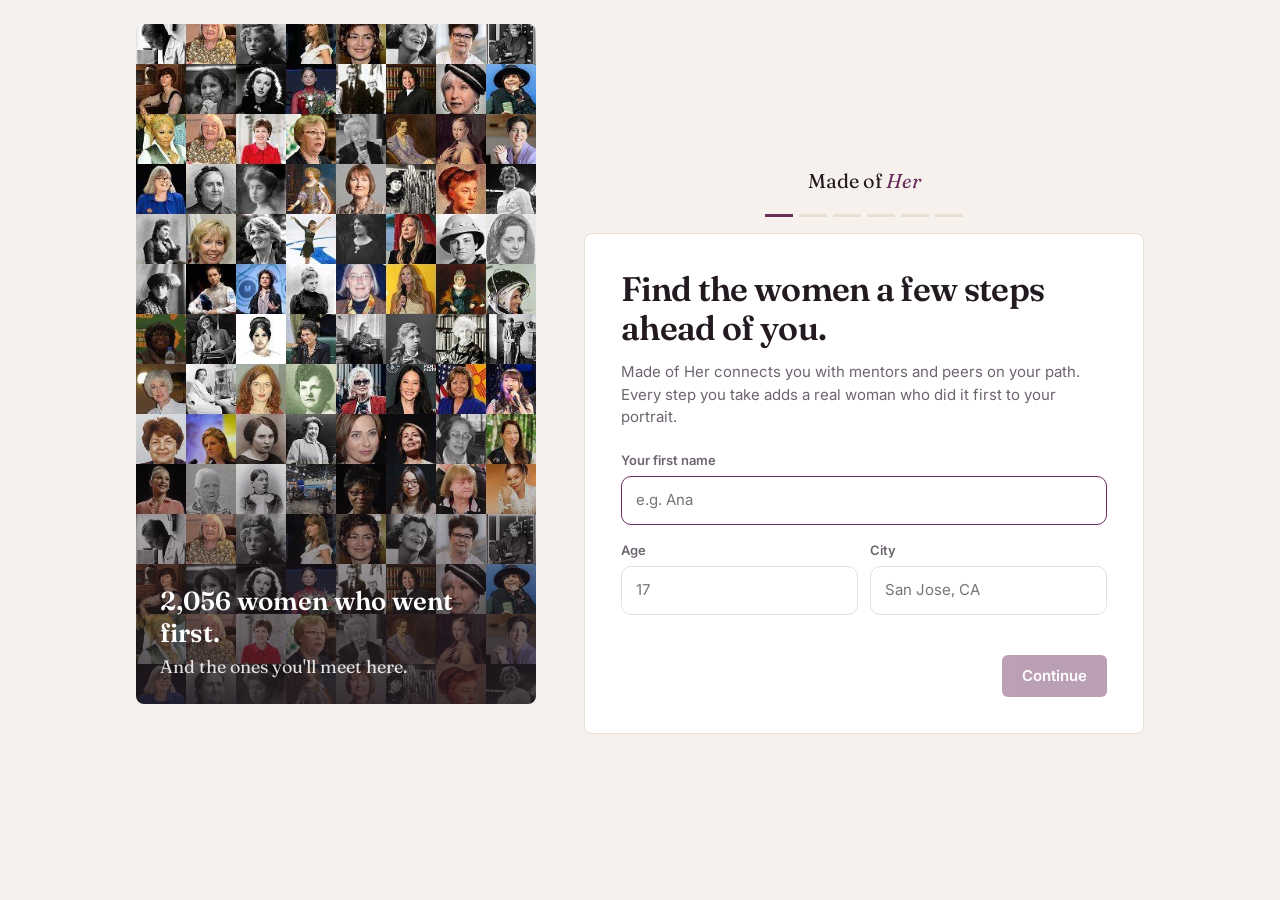
<file: index.html>
<!doctype html>
<html lang="en">
<head>
<meta charset="utf-8">
<meta name="viewport" content="width=device-width, initial-scale=1, viewport-fit=cover">
<title>Made of Her: a network of women who went first</title>
<meta name="theme-color" content="#F6F1EC">
<link rel="preconnect" href="https://fonts.googleapis.com">
<link rel="preconnect" href="https://fonts.gstatic.com" crossorigin>
<link href="https://fonts.googleapis.com/css2?family=Fraunces:opsz,wght@9..144,500;9..144,600;9..144,700&family=Inter:wght@400;500;600;700&display=swap" rel="stylesheet">
<link rel="stylesheet" href="app.css">
<link rel="stylesheet" href="achievements.css">
<link rel="stylesheet" href="coach.css">
<link rel="stylesheet" href="human.css">
</head>
<body>
  <!-- Onboarding (first visit). onboarding.js fills it. -->
  <section id="onboarding" hidden></section>

  <header id="nav" hidden>
    <div class="nav-inner">
      <a class="brand" href="#home">Made of <em>Her</em></a>
      <nav class="tabs">
        <a href="#home" data-tab="home">Home</a>
        <a href="#network" data-tab="network">Network <span id="netBadge" class="badge" hidden></span></a>
        <a href="#me" data-tab="me">Me</a>
      </nav>
      <a href="#me" class="nav-avatar" id="navAvatar" aria-label="Your portrait"></a>
    </div>
  </header>

  <main id="app" hidden>
    <!-- HOME -->
    <section id="home" class="page grid3">
      <aside class="col-left">
        <div id="profileCard" class="card">
          <canvas id="avatar" width="192" height="192"></canvas>
          <div id="profileInfo"></div>
        </div>
      </aside>
      <div class="col-center">
        <div id="composer"></div>
        <div id="feed"></div>
      </div>
      <aside class="col-right">
        <div id="onYourPath" class="card"></div>
        <div id="steps"></div>
      </aside>
    </section>

    <!-- NETWORK -->
    <section id="network" class="page" hidden></section>

    <!-- ME -->
    <section id="me" class="page" hidden>
      <div class="me-wrap">
        <div class="me-portrait card">
          <canvas id="bigPortrait" width="480" height="480"></canvas>
          <p class="hint">Tap a tile to see which woman is there and why.</p>
        </div>
        <div class="me-side">
          <div id="meInfo" class="card"></div>
          <div id="meTile" class="card" hidden></div>
          <div id="meList" class="card"></div>
        </div>
      </div>
    </section>
  </main>

  <div id="coachDock"></div>
  <div id="modalRoot"></div>

  <script src="config.js"></script>
  <script src="store.js"></script>
  <script src="portrait.js"></script>
  <script src="matcher.js"></script>
  <script src="app.js"></script>
  <script src="onboarding.js"></script>
  <script src="achievements.js"></script>
  <script src="coach.js"></script>
  <script src="network.js"></script>
  <script src="nudges.js"></script>
</body>
</html>
</file>
<file: app.css>
/* app.css (P3): shell, onboarding, profile card, Me page, network. Brand tokens per JOURNEY.md §1. */
:root {
  --bg: #F6F1EC; --card: #FFF; --line: #E8DED4; --ink: #221A20; --muted: #6E6470;
  --plum: #6B2D5C; --plum-2: #85407A; --coral: #E8735A; --gold: #C9973A;
  --radius: 12px; --shadow: 0 1px 2px rgba(34,26,32,.06), 0 4px 16px rgba(34,26,32,.05);
  --serif: 'Fraunces', Georgia, serif; --sans: 'Inter', system-ui, -apple-system, sans-serif;
}
* { box-sizing: border-box; }
html, body { margin: 0; background: var(--bg); color: var(--ink); font: 15px/1.5 var(--sans); -webkit-font-smoothing: antialiased; }
h1, h2, h3 { font-family: var(--serif); font-weight: 600; letter-spacing: -.01em; margin: 0 0 .4em; line-height: 1.15; }
a { color: var(--plum); }
[hidden] { display: none !important; }
button, input, textarea, select { font: inherit; color: inherit; }

/* ---------- buttons, inputs, chips ---------- */
.btn { appearance: none; border: 0; border-radius: 999px; padding: 10px 20px; font-weight: 600; cursor: pointer;
  background: var(--plum); color: #fff; transition: background .15s, transform .05s; }
.btn:hover { background: var(--plum-2); }
.btn:active { transform: translateY(1px); }
.btn:disabled { opacity: .45; cursor: default; }
.btn.ghost { background: transparent; color: var(--plum); box-shadow: inset 0 0 0 1.5px var(--plum); }
.btn.ghost:hover { background: rgba(107,45,92,.06); }
.btn.coral { background: var(--coral); }
.btn.small { padding: 6px 14px; font-size: 13px; }
.btn.link { background: none; color: var(--muted); padding: 10px 8px; }
.field { display: block; margin: 0 0 16px; }
.field > span { display: block; font-size: 13px; font-weight: 600; color: var(--muted); margin-bottom: 6px; }
.input, textarea.input, select.input { width: 100%; padding: 12px 14px; border: 1.5px solid var(--line); border-radius: 10px; background: #fff; outline: none; }
.input:focus { border-color: var(--plum); }
textarea.input { min-height: 140px; resize: vertical; }
.chips { display: flex; flex-wrap: wrap; gap: 8px; }
.chip { border: 1.5px solid var(--line); background: #fff; border-radius: 999px; padding: 8px 14px; cursor: pointer; font-size: 14px; }
.chip:hover { border-color: var(--plum); }
.chip.on { background: var(--plum); border-color: var(--plum); color: #fff; }
.row { display: flex; gap: 12px; }
.row > * { flex: 1; }
.muted { color: var(--muted); }
.card { background: var(--card); border: 1px solid var(--line); border-radius: var(--radius); box-shadow: var(--shadow); padding: 16px; margin-bottom: 16px; }
.card > h3 { font-size: 17px; }
.badge { display: inline-block; min-width: 18px; padding: 0 6px; border-radius: 999px; background: var(--coral); color: #fff; font: 600 11px/18px var(--sans); text-align: center; }
.star { color: var(--gold); }

/* ---------- nav ---------- */
#nav { position: sticky; top: 0; z-index: 20; background: rgba(255,255,255,.92); backdrop-filter: blur(8px); border-bottom: 1px solid var(--line); }
.nav-inner { max-width: 1128px; margin: 0 auto; padding: 10px 16px; display: flex; align-items: center; gap: 20px; }
.brand { font-family: var(--serif); font-size: 22px; font-weight: 600; text-decoration: none; color: var(--ink); white-space: nowrap; }
.brand em { color: var(--plum); font-style: italic; }
.tabs { display: flex; gap: 4px; margin-left: auto; }
.tabs a { text-decoration: none; color: var(--muted); font-weight: 500; padding: 8px 14px; border-radius: 999px; }
.tabs a.on { color: var(--plum); background: rgba(107,45,92,.08); }
.nav-avatar { width: 36px; height: 36px; border-radius: 50%; overflow: hidden; background: var(--line); flex: none; }
.nav-avatar img { width: 100%; height: 100%; display: block; }

/* ---------- layout ---------- */
#app { max-width: 1128px; margin: 0 auto; padding: 20px 16px 120px; }
.grid3 { display: grid; grid-template-columns: 225px 1fr 300px; gap: 20px; align-items: start; }
.col-left { position: sticky; top: 76px; }
@media (max-width: 999px) { .grid3 { grid-template-columns: 225px 1fr; } .col-right { grid-column: 2; } .col-right { order: 3; } }
@media (max-width: 639px) {
  .grid3 { grid-template-columns: 1fr; } .col-right { grid-column: auto; } .col-left { position: static; }
  .tabs a { padding: 8px 10px; } .brand { font-size: 19px; } .nav-inner { gap: 8px; }
  #app { padding: 12px 10px 120px; }
}

/* ---------- profile card ---------- */
#profileCard { padding: 0; overflow: hidden; text-align: center; }
#profileCard::before { content: ''; display: block; height: 56px; background: linear-gradient(120deg, var(--plum), var(--coral)); }
#avatar { width: 112px; height: 112px; margin: -44px auto 0; display: block; border-radius: 14px; border: 4px solid #fff; background: #ddd; box-shadow: var(--shadow); cursor: pointer; }
#profileInfo { padding: 10px 16px 16px; }
#profileInfo h2 { font-size: 20px; margin: 4px 0 2px; }
#profileInfo .sub { font-size: 13px; color: var(--muted); }
.mentor-tag { display: inline-block; margin-top: 8px; font-size: 12px; font-weight: 600; color: var(--gold); border: 1px solid var(--gold); border-radius: 999px; padding: 2px 10px; }
.progress { margin-top: 14px; text-align: left; }
.progress .bar { height: 8px; border-radius: 999px; background: var(--line); overflow: hidden; }
.progress .bar i { display: block; height: 100%; background: linear-gradient(90deg, var(--plum), var(--coral), var(--gold)); border-radius: 999px; transition: width .8s ease; }
.progress .lbl { font-size: 13px; margin-top: 6px; }
.progress .lbl b { font-family: var(--serif); font-size: 18px; color: var(--plum); }
.goal { font-size: 13px; margin-top: 12px; text-align: left; border-top: 1px solid var(--line); padding-top: 12px; }

/* composer fallback */
.composer-fake { display: flex; align-items: center; gap: 12px; }
.composer-fake button { flex: 1; text-align: left; background: var(--bg); border: 1px solid var(--line); border-radius: 999px; padding: 12px 18px; color: var(--muted); cursor: pointer; }
.feed-item { display: flex; gap: 12px; }
.feed-item img { width: 56px; height: 56px; border-radius: 10px; flex: none; }

/* ---------- Me page ---------- */
.me-wrap { display: grid; grid-template-columns: minmax(0, 520px) 1fr; gap: 20px; align-items: start; }
.me-portrait { text-align: center; }
#bigPortrait { width: 100%; max-width: 480px; aspect-ratio: 1; border-radius: 10px; background: #ddd; cursor: crosshair; display: block; margin: 0 auto; }
.hint { font-size: 13px; color: var(--muted); margin: 10px 0 0; }
.tilecard { display: flex; gap: 14px; align-items: flex-start; }
.tilecard img { width: 88px; height: 88px; border-radius: 10px; flex: none; }
.tilecard h3 { font-size: 18px; margin-bottom: 2px; }
.tilecard .why { margin-top: 8px; font-size: 13px; padding: 8px 10px; background: var(--bg); border-radius: 8px; }
.ach-list { list-style: none; margin: 0; padding: 0; }
.ach-list li { padding: 10px 0; border-top: 1px solid var(--line); display: flex; gap: 10px; align-items: center; font-size: 14px; }
.ach-list li:first-child { border-top: 0; }
.ach-list img { width: 36px; height: 36px; border-radius: 8px; flex: none; }
@media (max-width: 799px) { .me-wrap { grid-template-columns: 1fr; } }

/* ---------- onboarding ---------- */
#onboarding { min-height: 100vh; min-height: 100dvh; display: flex; align-items: center; justify-content: center; padding: 24px 16px;
  background: radial-gradient(1200px 600px at 10% -10%, rgba(232,115,90,.18), transparent 60%), radial-gradient(900px 600px at 110% 110%, rgba(107,45,92,.16), transparent 60%), var(--bg); }
.ob { width: 100%; max-width: 560px; }
.ob-brand { font-family: var(--serif); font-size: 20px; text-align: center; margin-bottom: 18px; }
.ob-brand em { color: var(--plum); }
.ob-card { background: #fff; border: 1px solid var(--line); border-radius: 20px; box-shadow: 0 10px 40px rgba(34,26,32,.08); padding: 32px; }
.ob-card h1 { font-size: clamp(26px, 5vw, 34px); }
.ob-card .lead { color: var(--muted); margin: 0 0 22px; }
.ob-dots { display: flex; gap: 6px; justify-content: center; margin-bottom: 16px; }
.ob-dots i { width: 28px; height: 4px; border-radius: 4px; background: var(--line); }
.ob-dots i.on { background: var(--plum); }
.ob-nav { display: flex; justify-content: space-between; align-items: center; margin-top: 24px; }
.ob-step { animation: obIn .35s ease; }
@keyframes obIn { from { opacity: 0; transform: translateY(8px); } to { opacity: 1; transform: none; } }
.cam { position: relative; width: 100%; max-width: 320px; aspect-ratio: 1; margin: 0 auto 16px; border-radius: 16px; overflow: hidden; background: #2b2229; }
.cam video, .cam img { width: 100%; height: 100%; object-fit: cover; display: block; }
.cam video.mirror { transform: scaleX(-1); }
.cam .ph { position: absolute; inset: 0; display: grid; place-items: center; color: #cbbfc8; font-size: 14px; text-align: center; padding: 20px; }
.cam-actions { display: flex; gap: 10px; justify-content: center; flex-wrap: wrap; }
.toggle { display: flex; gap: 12px; align-items: flex-start; padding: 14px; border: 1.5px solid var(--line); border-radius: 12px; margin-bottom: 12px; cursor: pointer; }
.toggle input { width: 20px; height: 20px; accent-color: var(--plum); margin-top: 2px; flex: none; }
.toggle b { display: block; }
.toggle small { color: var(--muted); }
.reveal { text-align: center; }
.reveal canvas { width: min(360px, 100%); aspect-ratio: 1; border-radius: 14px; display: block; margin: 0 auto 18px; background: #ddd; }
.reveal .pct { font-family: var(--serif); font-size: 40px; color: var(--plum); line-height: 1; }
.reveal .women { margin: 14px 0 0; padding: 0; list-style: none; text-align: left; font-size: 14px; }
.reveal .women li { padding: 6px 0; border-top: 1px solid var(--line); }
.spinner { width: 34px; height: 34px; border: 3px solid var(--line); border-top-color: var(--plum); border-radius: 50%; animation: spin 0.9s linear infinite; margin: 20px auto; }
@keyframes spin { to { transform: rotate(360deg); } }
@media (max-width: 639px) { .ob-card { padding: 22px 18px; border-radius: 16px; } }

/* ---------- network ---------- */
.person { display: flex; gap: 12px; align-items: center; padding: 10px 0; border-top: 1px solid var(--line); }
.person:first-of-type { border-top: 0; }
.person img, .person .ph { width: 44px; height: 44px; border-radius: 10px; flex: none; background: var(--line); object-fit: cover; }
.person .who { flex: 1; min-width: 0; }
.person .who b { display: block; font-size: 14px; white-space: nowrap; overflow: hidden; text-overflow: ellipsis; }
.person .who small { color: var(--muted); font-size: 12px; display: block; }
.person .who small.sub { display: -webkit-box; -webkit-line-clamp: 2; -webkit-box-orient: vertical; overflow: hidden; }
.person .who small.sent { color: var(--plum); font-weight: 600; margin-top: 2px; }
.person .note { font-size: 13px; margin-top: 4px; font-style: italic; color: var(--ink); }
.net-grid { display: grid; grid-template-columns: 1fr 1fr; gap: 20px; align-items: start; }
.net-grid .card.full { grid-column: 1 / -1; }
@media (max-width: 799px) { .net-grid { grid-template-columns: 1fr; } }
.empty { color: var(--muted); font-size: 14px; padding: 8px 0; }
.pill { font-size: 11px; font-weight: 600; border-radius: 999px; padding: 1px 8px; background: var(--bg); color: var(--muted); }

/* ---------- modal ---------- */
.modal-bg { position: fixed; inset: 0; z-index: 100; background: rgba(34,26,32,.45); display: grid; place-items: center; padding: 16px; animation: obIn .2s ease; }
.modal { background: #fff; border-radius: 16px; width: 100%; max-width: 440px; padding: 24px; box-shadow: 0 20px 60px rgba(0,0,0,.2); }
.modal h3 { font-size: 20px; }
.modal .actions { display: flex; justify-content: flex-end; gap: 8px; margin-top: 12px; }
.toast { position: fixed; left: 50%; bottom: 24px; transform: translateX(-50%); background: var(--ink); color: #fff; padding: 10px 18px; border-radius: 999px; font-size: 14px; z-index: 120; animation: obIn .2s ease; }
/* hide the coach dock during onboarding */
body.onboarding #coachDock { display: none; }
#steps { margin-bottom: 16px; }
/* phone overflow fixes */
.grid3 > *, .me-wrap > *, .net-grid > * { min-width: 0; }
html, body { overflow-x: hidden; }
@media (max-width: 639px) {
  .nav-avatar { display: none; }
  .tabs { gap: 0; }
  .tabs a { padding: 6px 9px; font-size: 14px; }
  .brand { font-size: 18px; }
}

/* ---------- (i) info buttons ---------- */
.info { display: inline-grid; place-items: center; width: 18px; height: 18px; margin-left: 4px; vertical-align: 1px; border-radius: 50%; border: 1.5px solid var(--muted); background: none; color: var(--muted); font: italic 700 11px/1 var(--serif); cursor: pointer; padding: 0; }
.info:hover, .info[aria-expanded="true"] { border-color: var(--plum); color: var(--plum); }
.info-box { margin: 8px 0 4px; padding: 10px 12px; background: var(--bg); border-left: 3px solid var(--plum); border-radius: 4px; font-size: 13px; font-weight: 400; color: var(--ink); }
.info-box dl { margin: 0; display: grid; grid-template-columns: auto 1fr; gap: 4px 12px; }
.info-box dt { font-weight: 600; white-space: nowrap; }
.info-box dd { margin: 0; color: var(--muted); }
@media (max-width: 639px) { .info-box dl { grid-template-columns: 1fr; } .info-box dd { margin-bottom: 6px; } }

/* ---------- LinkedIn connect (onboarding) ---------- */
.li-box { border: 1.5px solid var(--line); border-radius: 10px; margin-bottom: 14px; }
.li-box.on { border-color: #0A66C2; }
.li-btn { display: flex; align-items: center; gap: 10px; width: 100%; padding: 12px 14px; background: none; border: 0; cursor: pointer; font-weight: 600; text-align: left; }
.li-btn small { margin-left: auto; font-weight: 400; color: var(--muted); font-size: 12px; text-align: right; }
.li-logo { display: inline-grid; place-items: center; width: 22px; height: 22px; border-radius: 4px; background: #0A66C2; color: #fff; font: 700 13px/1 var(--sans); letter-spacing: -.02em; flex: none; }
.li-panel { padding: 0 14px 14px; }
.li-link { display: inline-flex; align-items: center; gap: 6px; margin-top: 8px; font-size: 13px; font-weight: 600; text-decoration: none; color: #0A66C2; }
.li-link .li-logo { width: 18px; height: 18px; font-size: 11px; }

/* ---------- messages between members ---------- */
.modal.modal-thread { max-width: 520px; }
.thread-head { display: flex; gap: 12px; align-items: center; margin-bottom: 12px; }
.thread-head img, .thread-head .ph { width: 44px; height: 44px; border-radius: 10px; object-fit: cover; }
.thread { max-height: 300px; overflow-y: auto; display: flex; flex-direction: column; gap: 8px; padding: 12px; background: var(--bg); border-radius: 10px; margin-bottom: 10px; }
.msg { max-width: 82%; padding: 8px 12px; border-radius: 12px; font-size: 14px; background: #fff; border: 1px solid var(--line); align-self: flex-start; overflow-wrap: anywhere; }
.msg.me { align-self: flex-end; background: #F3E6EF; border-color: #E6D2E0; }
.msg small { display: block; font-size: 11px; color: var(--muted); margin-top: 2px; }
.msg small:first-child { margin: 0 0 2px; font-weight: 600; }
.call-link { display: inline-block; margin: 4px 0; font-weight: 600; }
.th-prompts { margin-bottom: 8px; }
.chip.small { font-size: 12.5px; padding: 5px 10px; text-align: left; }
.th-form textarea.input { min-height: 64px; }
.modal-thread .actions { align-items: center; }
.dot { display: inline-block; width: 7px; height: 7px; border-radius: 50%; background: var(--coral); vertical-align: 2px; }
.how ol { margin: 0; padding-left: 20px; font-size: 14px; } .how li { margin: 4px 0; }

/* ---------- member profiles + search ---------- */
.who-link { color: inherit; text-decoration: none; } .who-link:hover { text-decoration: underline; }
.who-pic { flex: none; display: block; line-height: 0; }
.net-search { padding: 12px 16px; } .net-search .input { width: 100%; }
#netResults .person:first-child { border-top: 0; margin-top: 6px; }
.search-hint { font-size: 12px; margin: 6px 0 0; }
.prof-head { display: flex; gap: 14px; align-items: center; margin-bottom: 12px; }
.prof-head img, .prof-head .ph { width: 88px; height: 88px; border-radius: 14px; object-fit: contain; flex: none; background: var(--line); font-size: 28px; }
.prof.full .prof-head { flex-direction: column; align-items: flex-start; }
.prof.full .prof-head img, .prof.full .prof-head .ph { width: 100%; height: auto; max-width: min(280px, 38vh); aspect-ratio: 1; align-self: center; }
.person[data-member] { cursor: pointer; } .person[data-member]:hover .who-link { text-decoration: underline; }
.prof-head h3 { margin: 0 0 2px; }
.prof-locked { background: var(--bg); border-radius: 10px; padding: 12px; font-size: 14px; color: var(--muted); }
.prof-sec { margin-top: 12px; } .prof-sec p { margin: 2px 0 0; } .prof-sec .chips { margin-top: 4px; }
.prof-sec .note { font-style: italic; }
.prof-since { font-size: 13px; margin: 12px 0 0; }
.modal.modal-prof { max-width: 480px; max-height: calc(100vh - 32px); overflow-y: auto; }
.person .acts { display: flex; flex-direction: column; gap: 6px; align-items: stretch; flex: none; }
.person .acts .btn { white-space: nowrap; }
/* ---------- personal agent (nudges.js) ---------- */
.agent { border-left: 4px solid var(--plum); padding: 14px 16px; }
.agent-head { display: flex; justify-content: space-between; align-items: center; margin-bottom: 8px; }
.agent-k { font-size: 11px; font-weight: 700; letter-spacing: .08em; text-transform: uppercase; color: var(--plum); }
.agent-count { font-size: 12px; color: var(--muted); display: flex; align-items: center; gap: 4px; }
.agent-next { border: 1px solid var(--line); background: #fff; border-radius: 999px; width: 24px; height: 24px; cursor: pointer; line-height: 1; }
.agent-body { display: flex; gap: 12px; align-items: flex-start; }
.agent-ic { font-size: 22px; line-height: 1; margin-top: 2px; }
.agent-txt { flex: 1; min-width: 0; }
.agent-txt b { display: block; font-size: 15px; }
.agent-txt p { margin: 4px 0 10px; font-size: 14px; color: var(--muted); }
.agent-in { margin-bottom: 10px; padding: 10px 12px; }
.agent-acts { display: flex; gap: 8px; flex-wrap: wrap; }
.agent-request { animation: obIn .35s ease; }
.agent-pop { position: fixed; right: 20px; bottom: 90px; z-index: 90; display: flex; align-items: center; gap: 12px; background: #fff; border: 1px solid var(--line); border-left: 4px solid var(--coral); border-radius: 12px; padding: 12px 14px; box-shadow: 0 10px 30px rgba(34,26,32,.15); max-width: 360px; animation: obIn .3s ease; }
.agent-pop > span { font-size: 22px; }
.agent-pop b { display: block; font-size: 14px; }
.agent-pop small { color: var(--muted); }
.agent-x { border: 0; background: none; font-size: 18px; color: var(--muted); cursor: pointer; }
@media (max-width: 639px) { .agent-pop { left: 10px; right: 10px; bottom: 80px; max-width: none; } }
</file>
<file: achievements.css>
/* achievements.css — composer, feed, log modal, "made of her" moment (owner: P1). Uses app.css tokens with fallbacks. */
.ach-card { background: var(--card, #fff); border-radius: var(--radius, 12px); box-shadow: var(--shadow, 0 1px 2px rgba(34,26,32,.08), 0 0 0 1px #E8DED4); padding: 16px; margin-bottom: 12px; }
.ach-composer { display: flex; gap: 12px; align-items: center; }
.ach-av { flex: none; width: 44px; height: 44px; border-radius: 50%; background: var(--plum, #6B2D5C); color: #fff; display: grid; place-items: center; font: 600 15px Inter, system-ui, sans-serif; }
.ach-fake-input { flex: 1; text-align: left; padding: 12px 16px; border-radius: 999px; border: 1px solid var(--line, #E8DED4); background: #fff; color: var(--muted, #6E6470); font: 500 14px Inter, system-ui, sans-serif; cursor: pointer; }
.ach-fake-input:hover { background: #FBF8F5; }
.ach-empty { text-align: center; padding: 28px 20px; }
.ach-empty h3 { font-family: Fraunces, Georgia, serif; font-weight: 600; margin: 0 0 6px; }
.ach-empty p { color: var(--muted, #6E6470); margin: 0 0 14px; }
.ach-post header { display: flex; gap: 10px; align-items: center; margin-bottom: 8px; }
.ach-post header b { display: block; color: var(--ink, #221A20); }
.ach-meta { display: block; color: var(--muted, #6E6470); font-size: 12px; }
.ach-past { color: var(--gold, #C9973A); font-weight: 600; }
.ach-text { margin: 0 0 12px; font-size: 15px; color: var(--ink, #221A20); }
.ach-match { display: flex; gap: 12px; padding: 12px; border: 1px solid var(--line, #E8DED4); border-radius: 10px; background: #FBF8F5; }
.ach-match img { width: 64px; height: 64px; border-radius: 8px; flex: none; object-fit: cover; }
.ach-match b { display: block; }
.ach-match p { margin: 6px 0; font-size: 13px; line-height: 1.4; }
.ach-match a, .moment-her a { color: var(--plum, #6B2D5C); font-weight: 600; font-size: 13px; text-decoration: none; }
.ach-match-k { display: block; font-size: 11px; text-transform: uppercase; letter-spacing: .06em; color: var(--gold, #C9973A); font-weight: 700; }

.ach-modal-wrap { position: fixed; inset: 0; background: rgba(34,26,32,.45); display: grid; place-items: center; z-index: 1000; padding: 16px; animation: achFade .15s ease-out; }
.ach-modal { background: #fff; border-radius: 16px; width: min(520px, 100%); max-height: calc(100vh - 32px); overflow: auto; padding: 22px; box-shadow: 0 20px 60px rgba(0,0,0,.25); font-family: Inter, system-ui, sans-serif; color: var(--ink, #221A20); }
.ach-modal h2 { font-family: Fraunces, Georgia, serif; font-weight: 600; margin: 0 0 4px; font-size: 22px; }
.ach-sub { color: var(--muted, #6E6470); margin: 0 0 14px; font-size: 13px; }
.ach-modal textarea { width: 100%; box-sizing: border-box; border: 1px solid var(--line, #E8DED4); border-radius: 10px; padding: 12px; font: 15px Inter, system-ui, sans-serif; resize: vertical; }
.ach-modal textarea:focus, .ach-modal select:focus { outline: 2px solid var(--plum, #6B2D5C); outline-offset: 1px; }
.ach-row { display: flex; gap: 12px; margin-top: 12px; flex-wrap: wrap; }
.ach-row label { flex: 1 1 180px; font-size: 12px; color: var(--muted, #6E6470); font-weight: 600; }
.ach-row select { display: block; width: 100%; margin-top: 4px; padding: 8px; border: 1px solid var(--line, #E8DED4); border-radius: 8px; font: 14px Inter, system-ui, sans-serif; background: #fff; }
.ach-actions { display: flex; justify-content: flex-end; gap: 8px; margin-top: 18px; }
.ach-btn { border: 0; border-radius: 999px; padding: 10px 18px; background: var(--plum, #6B2D5C); color: #fff; font: 600 14px Inter, system-ui, sans-serif; cursor: pointer; }
.ach-btn:hover { background: var(--plum-2, #8E3F7A); }
.ach-btn:disabled { opacity: .7; cursor: progress; }
.ach-btn.ghost { background: transparent; color: var(--plum, #6B2D5C); box-shadow: inset 0 0 0 1px var(--plum, #6B2D5C); }

.ach-modal.moment { width: min(720px, 100%); }
.moment-grid { display: grid; grid-template-columns: 1fr 1fr; gap: 20px; align-items: center; }
.moment-portrait { width: 100%; aspect-ratio: 1; border-radius: 12px; display: block; }
.moment-eyebrow { color: var(--gold, #C9973A); text-transform: uppercase; letter-spacing: .08em; font-size: 11px; font-weight: 700; margin: 0 0 10px; }
.moment-photo { width: 120px; height: 120px; object-fit: cover; border-radius: 12px; display: block; margin-bottom: 10px; box-shadow: 0 0 0 3px var(--gold, #C9973A); }
.moment-reason { font-size: 15px; line-height: 1.45; margin: 0 0 10px; }
.moment-stats { text-align: center; color: var(--coral, #E8735A); font-weight: 700; margin: 16px 0 0; }
@media (max-width: 640px) {
  .moment-grid { grid-template-columns: 1fr; }
  .ach-modal-wrap { place-items: end center; padding: 0; }
  .ach-modal { border-radius: 16px 16px 0 0; max-height: 92vh; }
}
@keyframes achFade { from { opacity: 0; } }

/* profile picture = your mosaic portrait */
.ach-av.has-mosaic { background: center / cover no-repeat; color: transparent; border-radius: 10px; }
/* ---------- Timeline (replaces the social-style feed) ---------- */
.tl { padding: 20px 22px 8px; }
.tl-h { font-family: Fraunces, Georgia, serif; font-weight: 600; font-size: 20px; margin: 0 0 14px; display: flex; align-items: baseline; justify-content: space-between; gap: 8px; flex-wrap: wrap; }
.tl-h span { font: 500 12px Inter, system-ui, sans-serif; color: var(--muted, #6E6470); }
.tl-sub { font: 600 11px Inter, system-ui, sans-serif; text-transform: uppercase; letter-spacing: .08em; color: var(--gold, #C9973A); margin: 8px 0 10px; }
.tl-list { list-style: none; margin: 0 0 8px; padding: 0; }
.tl-item { display: grid; grid-template-columns: 52px 1fr; gap: 14px; position: relative; padding-bottom: 18px; }
.tl-item::before { content: ""; position: absolute; left: 70px; top: 6px; bottom: -2px; width: 1px; background: var(--line, #E8DED4); }
.tl-item::after { content: ""; position: absolute; left: 66px; top: 5px; width: 9px; height: 9px; border-radius: 50%; background: var(--plum, #6B2D5C); }
.tl-past::after { background: var(--gold, #C9973A); }
.tl-list .tl-item:last-child::before { display: none; }
.tl-when { font: 600 12px Inter, system-ui, sans-serif; color: var(--muted, #6E6470); text-align: right; padding-top: 1px; }
.tl-body { padding-left: 14px; min-width: 0; }
.tl-text { margin: 0 0 8px; font: 500 15px/1.4 Inter, system-ui, sans-serif; color: var(--ink, #221A20); }
.tl-her { display: flex; gap: 10px; align-items: flex-start; }
.tl-her img { width: 40px; height: 40px; border-radius: 50%; object-fit: cover; flex: none; }
.tl-her b { font: 600 13px Inter, system-ui, sans-serif; }
.tl-her p { margin: 2px 0 2px; font-size: 13px; line-height: 1.4; color: #4A4049; }
.tl-her a { font: 600 12px Inter, system-ui, sans-serif; color: var(--plum, #6B2D5C); text-decoration: none; }
@media (max-width: 640px) {
  .tl { padding: 16px 14px 4px; }
  .tl-item { grid-template-columns: 46px 1fr; gap: 10px; }
  .tl-item::before { left: 51px; } .tl-item::after { left: 47px; }
}
</file>
<file: coach.css>
/* coach.css — Today's steps card + coach chat dock. Owner: P2 (Emma). Uses P3's brand tokens, with fallbacks. */
.cs, .cd { --c-card: var(--card, #fff); --c-line: var(--line, #E8DED4); --c-ink: var(--ink, #221A20); --c-muted: var(--muted, #6E6470); --c-plum: var(--plum, #6B2D5C); --c-coral: var(--coral, #E8735A); --c-gold: var(--gold, #C9973A); font-family: Inter, system-ui, sans-serif; color: var(--c-ink); }

/* ---- Today's steps ---- */
.cs { background: var(--c-card); border: 1px solid var(--c-line); border-radius: 12px; padding: 14px 14px 12px; }
.cs-head { display: flex; align-items: baseline; justify-content: space-between; margin-bottom: 8px; }
.cs-title { margin: 0; font-family: Fraunces, Georgia, serif; font-size: 18px; font-weight: 600; }
.cs-done-count { font-size: 12px; color: var(--c-muted); }
.cs-list { display: flex; flex-direction: column; }
.cs-hint { margin: -4px 0 6px; font-size: 12.5px; color: var(--c-muted); }
.cs-step { display: grid; grid-template-columns: 22px 1fr; gap: 10px; align-items: start; padding: 10px 0; border-top: 1px solid var(--c-line); cursor: pointer; }
.cs-step:first-child { border-top: 0; }
.cs-step input { appearance: none; -webkit-appearance: none; width: 20px; height: 20px; margin: 1px 0 0; border: 2px solid var(--c-plum); border-radius: 6px; background: #fff; cursor: pointer; flex: none; }
.cs-step input:hover, .cs-step input:focus-visible { background: #F3E6EF; outline: none; box-shadow: 0 0 0 3px rgba(107, 45, 92, .18); }
.cs-body { display: flex; flex-direction: column; gap: 3px; min-width: 0; }
.cs-text { font-size: 14px; line-height: 1.35; font-weight: 600; overflow-wrap: anywhere; }
.cs-why { font-size: 12.5px; line-height: 1.4; color: var(--c-muted); }
.cs-effort { font-size: 12px; font-weight: 600; color: var(--c-plum); }
.cs-empty { margin: 4px 0 10px; font-size: 13.5px; line-height: 1.45; color: var(--c-muted); }
.cs-btn { width: 100%; border: 0; border-radius: 10px; padding: 10px 14px; font: 600 14px Inter, system-ui, sans-serif; background: var(--c-plum); color: #fff; cursor: pointer; }
.cs-btn:disabled { opacity: .6; cursor: default; }
.cs-link { margin-top: 6px; padding: 6px 0 0; border: 0; border-top: 1px solid var(--c-line); width: 100%; text-align: left; background: none; color: var(--c-plum); font: 600 13px Inter, system-ui, sans-serif; cursor: pointer; }

/* ---- Coach dock ---- */
.cd { position: fixed; right: 16px; bottom: 16px; z-index: 40; }
.cd-bar { display: inline-flex; align-items: center; gap: 8px; border: 0; border-radius: 999px; padding: 12px 18px; background: var(--c-plum); color: #fff; font: 600 14px Inter, system-ui, sans-serif; box-shadow: 0 8px 24px rgba(34, 26, 32, .25); cursor: pointer; position: relative; }
.cd-bar[hidden], .cd-panel[hidden] { display: none; }
.cd-dot { position: absolute; top: -3px; right: -3px; width: 12px; height: 12px; border-radius: 50%; background: var(--c-coral); border: 2px solid #fff; }
.cd-panel { width: min(380px, calc(100vw - 32px)); height: min(560px, calc(100vh - 48px)); display: flex; flex-direction: column; background: var(--c-card); border: 1px solid var(--c-line); border-radius: 16px; box-shadow: 0 16px 48px rgba(34, 26, 32, .28); overflow: hidden; }
.cd-head { display: flex; align-items: center; justify-content: space-between; padding: 12px 14px; background: var(--c-plum); color: #fff; }
.cd-title { font-family: Fraunces, Georgia, serif; font-size: 17px; font-weight: 600; }
.cd-x { border: 0; background: none; color: #fff; font-size: 26px; line-height: 1; cursor: pointer; padding: 0 4px; }
.cd-list { flex: 1; overflow-y: auto; padding: 14px; display: flex; flex-direction: column; gap: 10px; background: var(--bg, #F6F1EC); }
.cd-hello { margin: auto 0; text-align: center; font-size: 13.5px; color: var(--c-muted); }
.cd-msg { max-width: 88%; display: flex; flex-direction: column; gap: 6px; }
.cd-msg.me { align-self: flex-end; align-items: flex-end; }
.cd-text { padding: 10px 12px; border-radius: 14px; font-size: 14px; line-height: 1.45; white-space: pre-wrap; overflow-wrap: anywhere; }
.cd-msg.coach .cd-text { background: #fff; border: 1px solid var(--c-line); border-bottom-left-radius: 4px; }
.cd-msg.me .cd-text { background: var(--c-plum); color: #fff; border-bottom-right-radius: 4px; }
.cd-msg.thinking .cd-text { color: var(--c-muted); font-style: italic; }
.cd-log { align-self: flex-start; border: 1px solid var(--c-gold); background: #FBF3E2; color: #7a5a14; border-radius: 999px; padding: 6px 12px; font: 600 12.5px Inter, system-ui, sans-serif; cursor: pointer; }
.cd-chips { display: flex; flex-wrap: wrap; gap: 6px; padding: 8px 14px 0; background: var(--c-card); }
.cd-chips[hidden] { display: none; }
.cd-chip { border: 1px solid var(--c-line); background: #fff; border-radius: 999px; padding: 6px 11px; font: 500 12.5px Inter, system-ui, sans-serif; color: var(--c-ink); cursor: pointer; }
.cd-chip:hover { border-color: var(--c-plum); }
.cd-form { display: flex; gap: 8px; align-items: flex-end; padding: 10px 14px 14px; background: var(--c-card); }
.cd-input { flex: 1; resize: none; border: 1px solid var(--c-line); border-radius: 12px; padding: 10px 12px; font: 14px/1.4 Inter, system-ui, sans-serif; color: var(--c-ink); background: #fff; max-height: 96px; }
.cd-input:focus { outline: none; border-color: var(--c-plum); box-shadow: 0 0 0 3px rgba(107, 45, 92, .15); }
.cd-send { border: 0; border-radius: 12px; padding: 10px 16px; background: var(--c-coral); color: #fff; font: 600 14px Inter, system-ui, sans-serif; cursor: pointer; }
.cd-send:disabled { opacity: .55; cursor: default; }

/* phones: the open coach is a full-screen sheet */
@media (max-width: 640px) {
  .cd { right: 12px; bottom: max(12px, env(safe-area-inset-bottom)); }
  body.coach-open .cd { inset: 0; right: 0; bottom: 0; }
  body.coach-open .cd-panel { width: 100vw; height: 100vh; height: 100dvh; max-height: none; border-radius: 0; border: 0; }
  .cd-head { padding-top: max(12px, env(safe-area-inset-top)); }
  .cd-form { padding-bottom: max(14px, env(safe-area-inset-bottom)); }
  .cd-input { font-size: 16px; } /* avoids iOS zoom-on-focus */
}
@media (prefers-reduced-motion: no-preference) { .cd-panel { animation: cd-in .18s ease-out; } @keyframes cd-in { from { opacity: 0; transform: translateY(8px); } } }
</file>
<file: human.css>
/* human.css (P3 branch): UI pass loaded last, after app/achievements/coach css. */
/* =========================================================================
   Human UI pass: fewer "AI app" tells. Flat paper + ink instead of gradients and glow,
   real women's faces instead of decoration, squarer shapes, people before chatbot.
   ========================================================================= */
:root { --radius: 8px; --shadow: none; }
body { background: var(--bg); }
.card, .ob-card, .modal, .cs { border-radius: var(--radius); box-shadow: none; }
.btn { border-radius: 6px; }
.chip { border-radius: 6px; }
.tabs a { border-radius: 6px; }
.tabs a.on { background: none; color: var(--ink); box-shadow: inset 0 -2px 0 var(--plum); border-radius: 0; }
#nav { background: var(--bg); backdrop-filter: none; }
.card > h3, .cs-title { font-size: 18px; }
/* profile card: your mosaic portrait is the picture (no banner over it) */
#profileCard::before { display: none; }
#avatar { width: calc(100% - 32px); height: auto; aspect-ratio: 1; max-width: 260px; margin: 16px auto 0; border: 0; border-radius: 8px; background: var(--line); }
.progress .bar { height: 6px; border-radius: 3px; }
.progress .bar i { background: var(--plum); border-radius: 3px; }
/* onboarding: plain paper, a wall of faces on the left on wide screens */
#onboarding { background: var(--bg); gap: 48px; }
.ob-card { box-shadow: none; padding: 36px; }
.ob-card h1 { letter-spacing: -.02em; }
.ob-dots i { height: 3px; border-radius: 0; }
.ob-wall { display: none; }
@media (min-width: 1000px) {
  .has-faces .ob-wall { display: flex; align-items: flex-end; width: 400px; align-self: stretch; max-height: 680px; border-radius: var(--radius); overflow: hidden;
    background: linear-gradient(transparent 55%, rgba(34,26,32,.85)), var(--faces-wall) center / 400px auto; }
  .ob-wall p { margin: 0; padding: 24px; color: #fff; font: 600 26px/1.2 var(--serif); }
  .ob-wall span { font-weight: 400; font-size: 18px; opacity: .85; }
}
/* coach is a helper, not the hero: quieter dock, no sparkle */
.cd-bar { border-radius: 8px; box-shadow: 0 2px 8px rgba(34,26,32,.18); background: var(--ink); }
.cd-bar-icon { display: none; }
.cd-panel { border-radius: 10px; }
.cd-head { background: var(--ink); }
.cd-text { border-radius: 8px; }
.cd-msg.me .cd-text { background: var(--ink); }
.cs-effort { border-radius: 4px; }
/* people first: bigger faces in "Women on your path" */
.person img, .person .ph { width: 52px; height: 52px; border-radius: 8px; }
.badge { border-radius: 4px; }
.ach-card { border: 1px solid var(--line); }

/* "What you're made of": rows open her card */
.ach-list li.clickable { cursor: pointer; border-radius: 8px; transition: background .12s; position: relative; }
.ach-list li.clickable:hover, .ach-list li.clickable:focus-visible { background: rgba(107,45,92,.07); outline: none; }
.ach-list li.clickable:focus-visible { box-shadow: 0 0 0 2px var(--plum); }
.ach-go { margin-left: auto; align-self: center; color: var(--plum); font-weight: 700; opacity: .55; padding: 0 6px; }
.ach-list li.clickable:hover .ach-go { opacity: 1; }

.person .co { color: var(--plum); font-weight: 600; }
</file>
